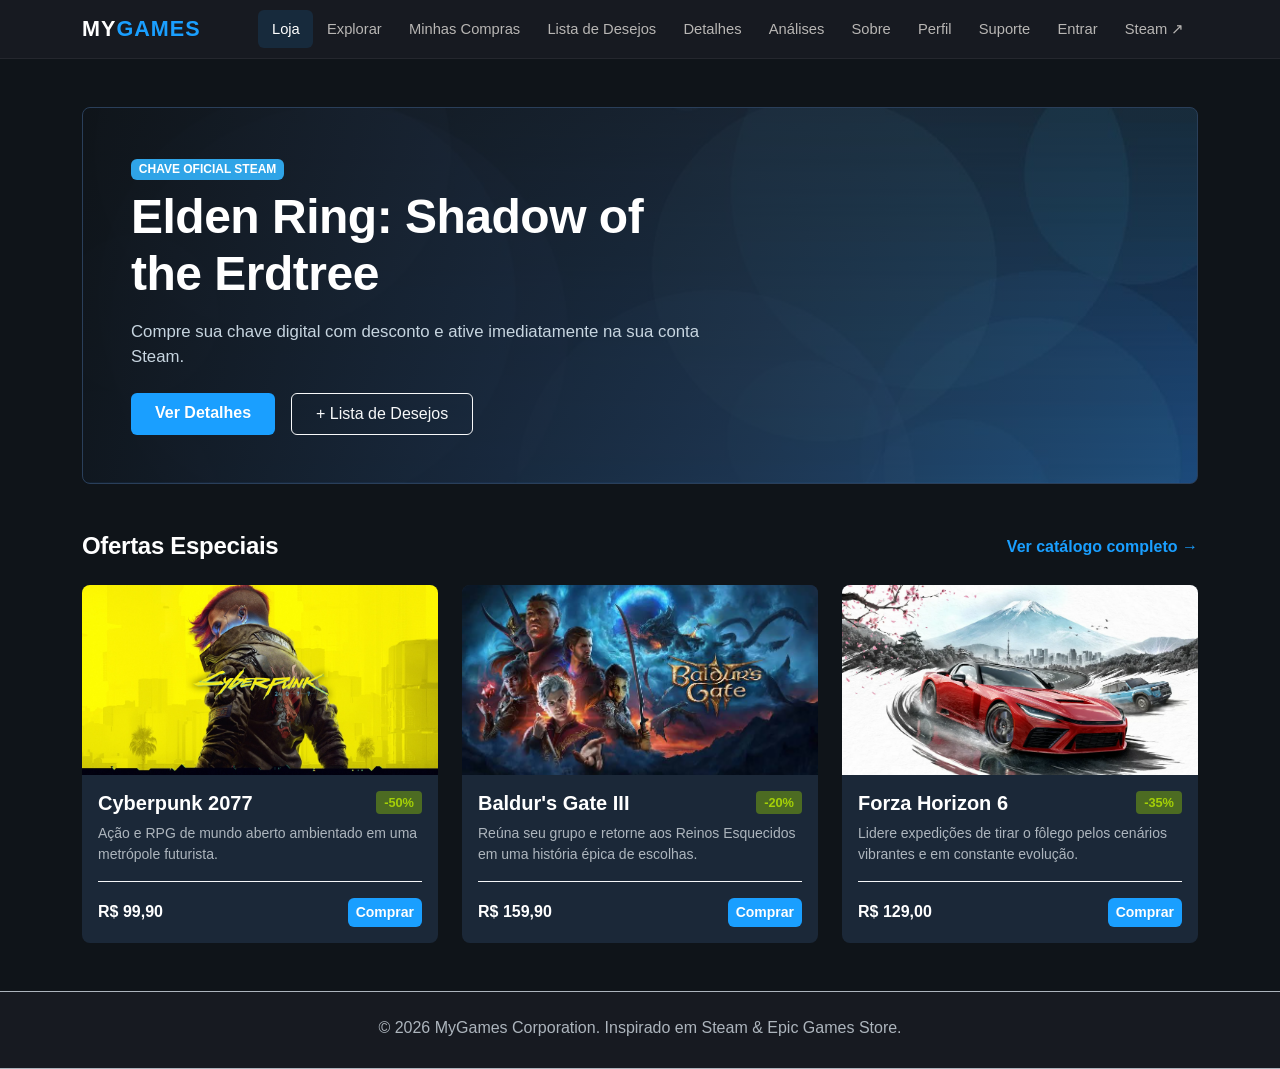
<file: index.html>
<!DOCTYPE html>
<html lang="pt-BR">
<head>
    <meta charset="UTF-8">
    <meta name="viewport" content="width=device-width, initial-scale=1.0">
    <title>Loja - MyGames</title>
    <link href="css/bootstrap.min.css" rel="stylesheet">
    <link rel="stylesheet" href="css/style.css">
    <style>.txt-destaque { color: #c7d5e0; font-size: 1.05rem; }</style>
</head>
<body class="d-flex flex-column min-vh-100">
    <header>
        <nav class="navbar navbar-expand-xl navbar-dark bg-steam-header">
            <div class="container">
                <a class="navbar-brand fw-bold brand-logo" href="index.html">MY<span>GAMES</span></a>
                <button class="navbar-toggler" type="button" data-bs-toggle="collapse" data-bs-target="#navbarNav">
                    <span class="navbar-toggler-icon"></span>
                </button>
                <div class="collapse navbar-collapse" id="navbarNav">
                    <div class="navbar-nav ms-auto align-items-xl-center">
                        <a class="nav-link active" href="index.html">Loja</a>
                        <a class="nav-link" href="explorar.html">Explorar</a>
                        <a class="nav-link" href="biblioteca.html">Minhas Compras</a>
                        <a class="nav-link" href="desejos.html">Lista de Desejos</a>
                        <a class="nav-link" href="detalhes.html">Detalhes</a>
                        <a class="nav-link" href="analises.html">Análises</a>
                        <a class="nav-link" href="comunidade.html">Sobre</a>
                        <a class="nav-link" href="perfil.html">Perfil</a>
                        <a class="nav-link" href="contato.html">Suporte</a>
                        <a class="nav-link" href="login.html">Entrar</a>
                        <a class="nav-link ext-link" href="https://store.steampowered.com" target="_blank">Steam ↗</a>
                    </div>
                </div>
            </div>
        </nav>
    </header>
    <main class="container my-5 flex-grow-1">
        <section class="hero-banner p-4 p-md-5 rounded-3 mb-5">
            <div class="col-md-7">
                <span class="badge bg-primary mb-2">CHAVE OFICIAL STEAM</span>
                <h1 class="display-5 fw-bold text-white mb-3" style="letter-spacing: -0.5px;">Elden Ring: Shadow of the Erdtree</h1>
                <p class="lead txt-destaque mb-4">Compre sua chave digital com desconto e ative imediatamente na sua conta Steam.</p>
                <div class="d-flex gap-3">
                    <a href="detalhes.html" class="btn btn-steam px-4 py-2">Ver Detalhes</a>
                    <a href="desejos.html" class="btn btn-outline-light px-4 py-2" data-desejo="elden">+ Lista de Desejos</a>
                </div>
            </div>
        </section>

        <div class="d-flex justify-content-between align-items-center mb-4">
            <h2 class="section-title mb-0">Ofertas Especiais</h2>
            <a href="explorar.html" class="text-info text-decoration-none fw-semibold">Ver catálogo completo →</a>
        </div>

        <div class="row row-cols-1 row-cols-md-3 g-4">
            <div class="col">
                <div class="card h-100 store-card border-0">
                    <img src="img/cyberpunk.png" class="card-img-top" alt="Cyberpunk 2077">
                    <div class="card-body d-flex flex-column">
                        <div class="d-flex justify-content-between align-items-start mb-2">
                            <h5 class="card-title text-white fw-bold mb-0">Cyberpunk 2077</h5>
                            <span class="discount-badge">-50%</span>
                        </div>
                        <p class="card-text text-secondary small">Ação e RPG de mundo aberto ambientado em uma metrópole futurista.</p>
                        <div class="mt-auto d-flex justify-content-between align-items-center pt-3 border-top border-secondary-subtle">
                            <span class="text-white fw-bold">R$ 99,90</span>
                            <button type="button" class="btn btn-sm btn-buy-static">Comprar</button>
                        </div>
                    </div>
                </div>
            </div>
            <div class="col">
                <div class="card h-100 store-card border-0">
                    <img src="img/baldurs.png" class="card-img-top" alt="Baldur's Gate III">
                    <div class="card-body d-flex flex-column">
                        <div class="d-flex justify-content-between align-items-start mb-2">
                            <h5 class="card-title text-white fw-bold mb-0">Baldur's Gate III</h5>
                            <span class="discount-badge">-20%</span>
                        </div>
                        <p class="card-text text-secondary small">Reúna seu grupo e retorne aos Reinos Esquecidos em uma história épica de escolhas.</p>
                        <div class="mt-auto d-flex justify-content-between align-items-center pt-3 border-top border-secondary-subtle">
                            <span class="text-white fw-bold">R$ 159,90</span>
                            <button type="button" class="btn btn-sm btn-buy-static">Comprar</button>
                        </div>
                    </div>
                </div>
            </div>
            <div class="col">
                <div class="card h-100 store-card border-0">
                    <img src="img/forza6.png" class="card-img-top" alt="Forza Horizon 6">
                    <div class="card-body d-flex flex-column">
                        <div class="d-flex justify-content-between align-items-start mb-2">
                            <h5 class="card-title text-white fw-bold mb-0">Forza Horizon 6</h5>
                            <span class="discount-badge">-35%</span>
                        </div>
                        <p class="card-text text-secondary small">Lidere expedições de tirar o fôlego pelos cenários vibrantes e em constante evolução.</p>
                        <div class="mt-auto d-flex justify-content-between align-items-center pt-3 border-top border-secondary-subtle">
                            <span class="text-white fw-bold">R$ 129,00</span>
                            <button type="button" class="btn btn-sm btn-buy-static">Comprar</button>
                        </div>
                    </div>
                </div>
            </div>
        </div>
    </main>
    <footer class="bg-steam-header text-center py-4 mt-auto border-top border-dark-subtle">
        <div class="container">
            <p class="mb-1 text-secondary">&copy; 2026 MyGames Corporation. Inspirado em Steam & Epic Games Store.</p>
        </div>
    </footer>
    <script src="js/bootstrap.bundle.min.js"></script>
    <script src="js/script.js"></script>
</body>
</html>
</file>
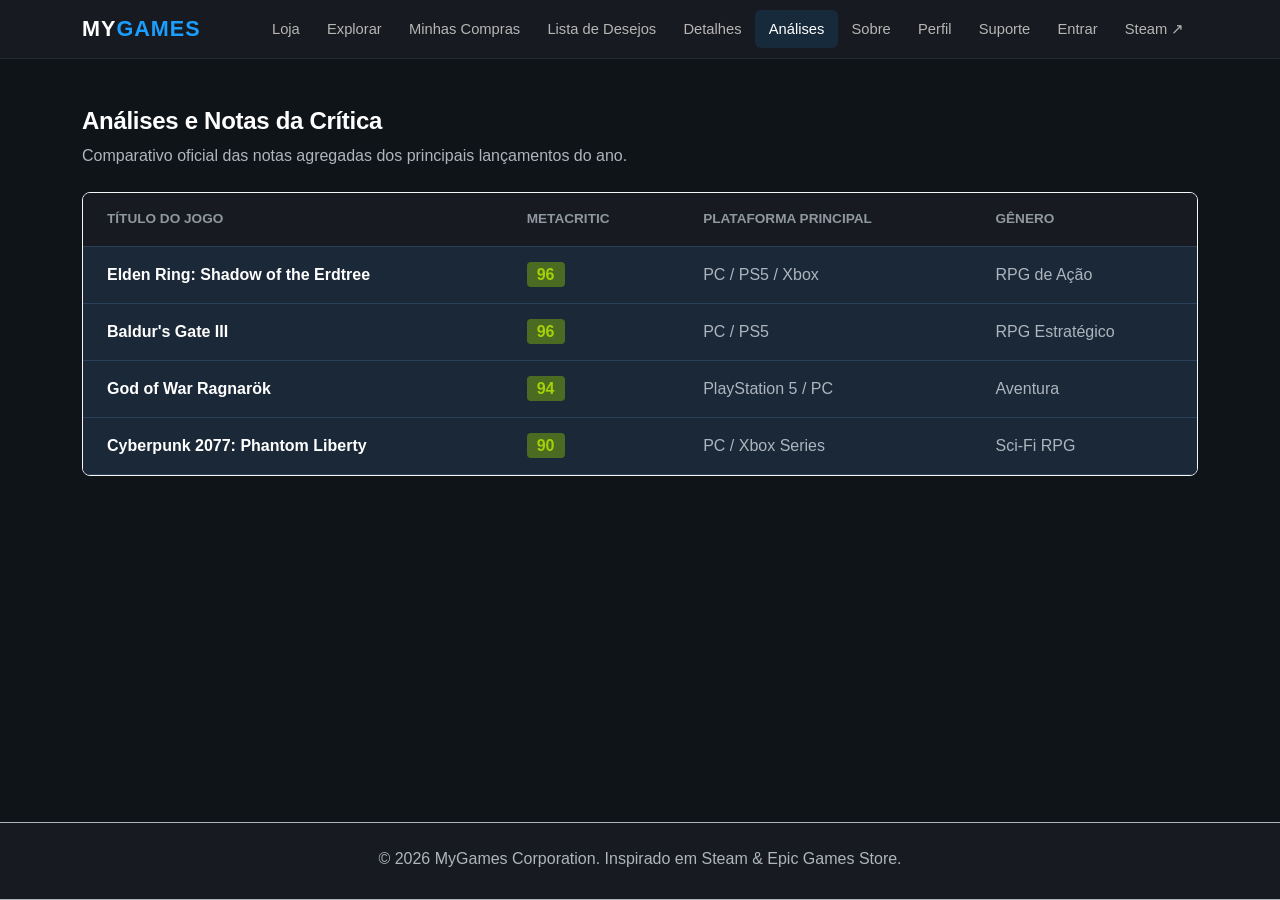
<file: analises.html>
<!DOCTYPE html>
<html lang="pt-BR">
<head>
    <meta charset="UTF-8">
    <meta name="viewport" content="width=device-width, initial-scale=1.0">
    <title>Análises - MyGames</title>
    <link href="css/bootstrap.min.css" rel="stylesheet">
    <link rel="stylesheet" href="css/style.css">
</head>
<body class="d-flex flex-column min-vh-100">
    <header>
        <nav class="navbar navbar-expand-xl navbar-dark bg-steam-header">
            <div class="container">
                <a class="navbar-brand fw-bold brand-logo" href="index.html">MY<span>GAMES</span></a>
                <button class="navbar-toggler" type="button" data-bs-toggle="collapse" data-bs-target="#navbarNav">
                    <span class="navbar-toggler-icon"></span>
                </button>
                <div class="collapse navbar-collapse" id="navbarNav">
                    <div class="navbar-nav ms-auto align-items-xl-center">
                        <a class="nav-link" href="index.html">Loja</a>
                        <a class="nav-link" href="explorar.html">Explorar</a>
                        <a class="nav-link" href="biblioteca.html">Minhas Compras</a>
                        <a class="nav-link" href="desejos.html">Lista de Desejos</a>
                        <a class="nav-link" href="detalhes.html">Detalhes</a>
                        <a class="nav-link active" href="analises.html">Análises</a>
                        <a class="nav-link" href="comunidade.html">Sobre</a>
                        <a class="nav-link" href="perfil.html">Perfil</a>
                        <a class="nav-link" href="contato.html">Suporte</a>
                        <a class="nav-link" href="login.html">Entrar</a>
                        <a class="nav-link ext-link" href="https://store.steampowered.com" target="_blank">Steam ↗</a>
                    </div>
                </div>
            </div>
        </nav>
    </header>
    <main class="container my-5 flex-grow-1">

        <h2 class="section-title mb-2">Análises e Notas da Crítica</h2>
        <p class="text-secondary mb-4">Comparativo oficial das notas agregadas dos principais lançamentos do ano.</p>

        <div class="table-responsive rounded-3 overflow-hidden border border-secondary-subtle">
            <table class="table table-dark table-hover mb-0 custom-table">
                <thead>
                    <tr>
                        <th class="py-3 px-4">Título do Jogo</th>
                        <th class="py-3 px-4">Metacritic</th>
                        <th class="py-3 px-4">Plataforma Principal</th>
                        <th class="py-3 px-4">Gênero</th>
                    </tr>
                </thead>
                <tbody>
                    <tr>
                        <td class="py-3 px-4 fw-semibold text-white">Elden Ring: Shadow of the Erdtree</td>
                        <td class="py-3 px-4"><span class="score-badge">96</span></td>
                        <td class="py-3 px-4 text-secondary">PC / PS5 / Xbox</td>
                        <td class="py-3 px-4 text-secondary">RPG de Ação</td>
                    </tr>
                    <tr>
                        <td class="py-3 px-4 fw-semibold text-white">Baldur's Gate III</td>
                        <td class="py-3 px-4"><span class="score-badge">96</span></td>
                        <td class="py-3 px-4 text-secondary">PC / PS5</td>
                        <td class="py-3 px-4 text-secondary">RPG Estratégico</td>
                    </tr>
                    <tr>
                        <td class="py-3 px-4 fw-semibold text-white">God of War Ragnarök</td>
                        <td class="py-3 px-4"><span class="score-badge">94</span></td>
                        <td class="py-3 px-4 text-secondary">PlayStation 5 / PC</td>
                        <td class="py-3 px-4 text-secondary">Aventura</td>
                    </tr>
                    <tr>
                        <td class="py-3 px-4 fw-semibold text-white">Cyberpunk 2077: Phantom Liberty</td>
                        <td class="py-3 px-4"><span class="score-badge">90</span></td>
                        <td class="py-3 px-4 text-secondary">PC / Xbox Series</td>
                        <td class="py-3 px-4 text-secondary">Sci-Fi RPG</td>
                    </tr>
                </tbody>
            </table>
        </div>
    </main>
    <footer class="bg-steam-header text-center py-4 mt-auto border-top border-dark-subtle">
        <div class="container">
            <p class="mb-1 text-secondary">&copy; 2026 MyGames Corporation. Inspirado em Steam & Epic Games Store.</p>
        </div>
    </footer>
    <script src="js/bootstrap.bundle.min.js"></script>
    <script src="js/script.js"></script>
</body>
</html>
</file>
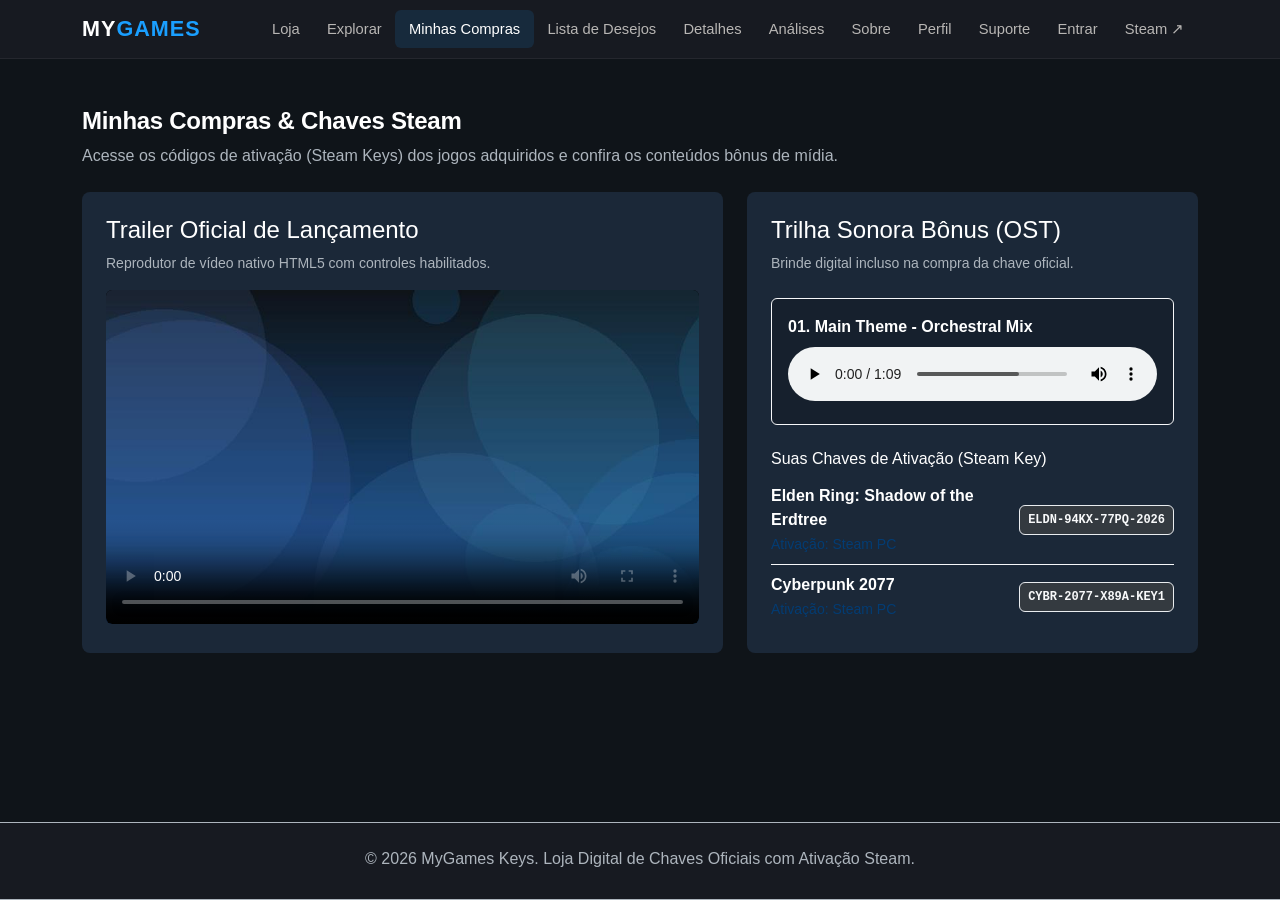
<file: biblioteca.html>
<!DOCTYPE html>
<html lang="pt-BR">
<head>
    <meta charset="UTF-8">
    <meta name="viewport" content="width=device-width, initial-scale=1.0">
    <title>Minhas Compras - MyGames</title>
    <link href="css/bootstrap.min.css" rel="stylesheet">
    <link rel="stylesheet" href="css/style.css">
</head>
<body class="d-flex flex-column min-vh-100">
    <header>
        <nav class="navbar navbar-expand-xl navbar-dark bg-steam-header">
            <div class="container">
                <a class="navbar-brand fw-bold brand-logo" href="index.html">MY<span>GAMES</span></a>
                <button class="navbar-toggler" type="button" data-bs-toggle="collapse" data-bs-target="#navbarNav">
                    <span class="navbar-toggler-icon"></span>
                </button>
                <div class="collapse navbar-collapse" id="navbarNav">
                    <div class="navbar-nav ms-auto align-items-xl-center">
                        <a class="nav-link" href="index.html">Loja</a>
                        <a class="nav-link" href="explorar.html">Explorar</a>
                        <a class="nav-link active" href="biblioteca.html">Minhas Compras</a>
                        <a class="nav-link" href="desejos.html">Lista de Desejos</a>
                        <a class="nav-link" href="detalhes.html">Detalhes</a>
                        <a class="nav-link" href="analises.html">Análises</a>
                        <a class="nav-link" href="comunidade.html">Sobre</a>
                        <a class="nav-link" href="perfil.html">Perfil</a>
                        <a class="nav-link" href="contato.html">Suporte</a>
                        <a class="nav-link" href="login.html">Entrar</a>
                        <a class="nav-link ext-link" href="https://store.steampowered.com" target="_blank">Steam ↗</a>
                    </div>
                </div>
            </div>
        </nav>
    </header>
    <main class="container my-5 flex-grow-1">

        <h2 class="section-title mb-2">Minhas Compras & Chaves Steam</h2>
        <p class="text-secondary mb-4">Acesse os códigos de ativação (Steam Keys) dos jogos adquiridos e confira os conteúdos bônus de mídia.</p>

        <div class="row g-4">
            <div class="col-lg-7">
                <div class="card store-card border-0 p-4 h-100">
                    <h4 class="text-white mb-2">Trailer Oficial de Lançamento</h4>
                    <p class="text-secondary small mb-3">Reprodutor de vídeo nativo HTML5 com controles habilitados.</p>
                    <div class="ratio ratio-16x9 rounded overflow-hidden bg-black">
                        <video controls preload="metadata" playsinline poster="img/banner.jpg" src="video/trailer.mp4" style="width: 100%; height: 100%; object-fit: cover;">
                            <source src="video/trailer.mp4" type="video/mp4">
                            Seu navegador não suporta vídeos HTML5.
                        </video>
                    </div>
                </div>
            </div>
            <div class="col-lg-5">
                <div class="card store-card border-0 p-4 h-100 d-flex flex-column">
                    <h4 class="text-white mb-2">Trilha Sonora Bônus (OST)</h4>
                    <p class="text-secondary small mb-4">Brinde digital incluso na compra da chave oficial.</p>
                    <div class="p-3 rounded bg-dark-panel border border-secondary-subtle mb-4">
                        <div class="fw-bold text-white mb-2">01. Main Theme - Orchestral Mix</div>
                        <audio controls preload="metadata" class="w-100" src="audio/trilha.mp3">
                            <source src="audio/trilha.mp3" type="audio/mpeg">
                            Seu navegador não suporta áudio HTML5.
                        </audio>
                    </div>
                    <div class="mt-auto">
                        <h6 class="text-white mb-2">Suas Chaves de Ativação (Steam Key)</h6>
                        <ul class="list-group list-group-flush bg-transparent">
                            <li class="list-group-item bg-transparent text-secondary border-secondary-subtle px-0 d-flex justify-content-between align-items-center">
                                <div>
                                    <strong class="text-white d-block">Elden Ring: Shadow of the Erdtree</strong>
                                    <small class="text-info">Ativação: Steam PC</small>
                                </div>
                                <span class="badge bg-dark border border-secondary text-light font-monospace p-2">ELDN-94KX-77PQ-2026</span>
                            </li>
                            <li class="list-group-item bg-transparent text-secondary border-secondary-subtle px-0 d-flex justify-content-between align-items-center">
                                <div>
                                    <strong class="text-white d-block">Cyberpunk 2077</strong>
                                    <small class="text-info">Ativação: Steam PC</small>
                                </div>
                                <span class="badge bg-dark border border-secondary text-light font-monospace p-2">CYBR-2077-X89A-KEY1</span>
                            </li>
                        </ul>
                    </div>
                </div>
            </div>
        </div>
    </main>
    <footer class="bg-steam-header text-center py-4 mt-auto border-top border-dark-subtle">
        <div class="container">
            <p class="mb-1 text-secondary">&copy; 2026 MyGames Keys. Loja Digital de Chaves Oficiais com Ativação Steam.</p>
        </div>
    </footer>
    <script src="js/bootstrap.bundle.min.js"></script>
    <script src="js/script.js"></script>
</body>
</html>
</file>
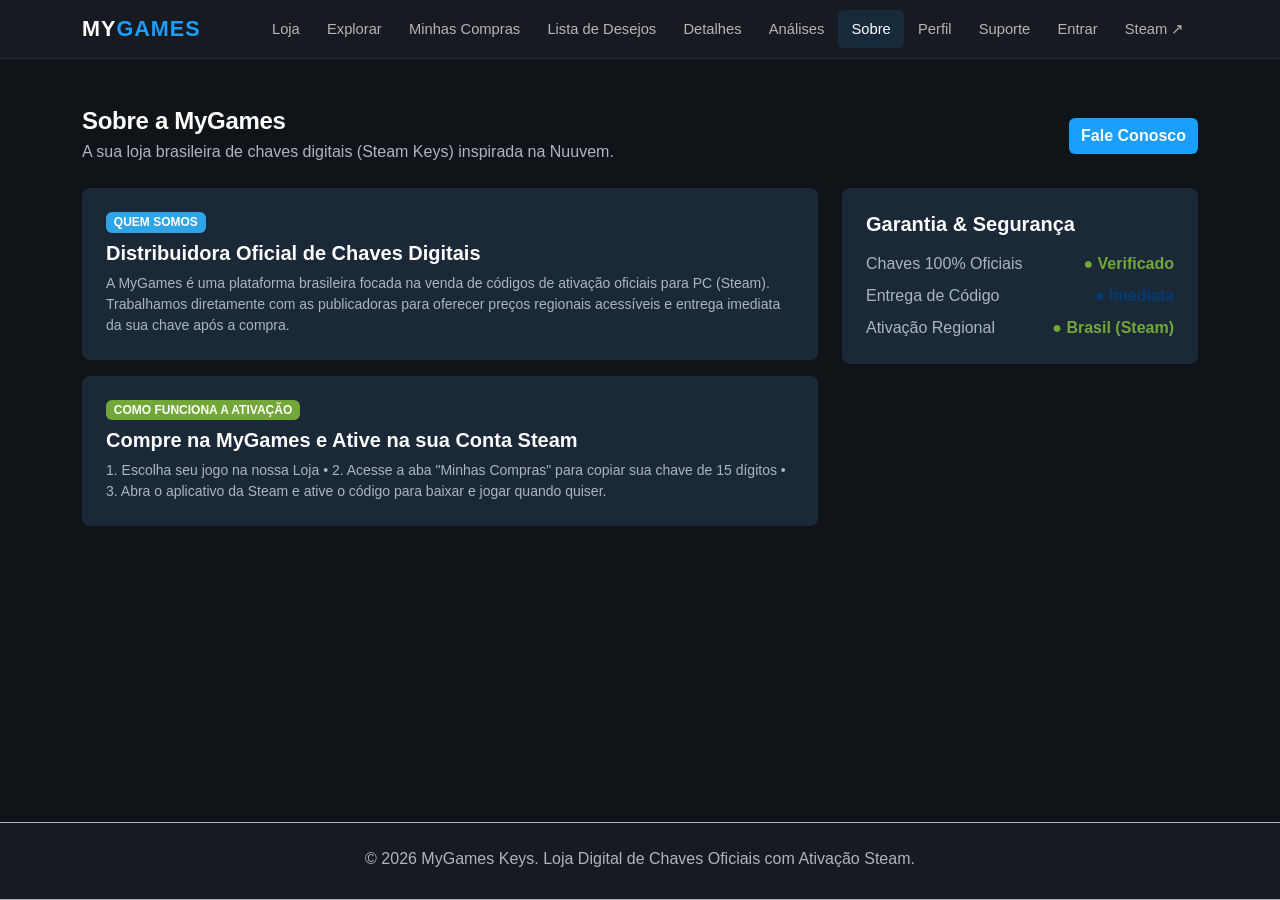
<file: comunidade.html>
<!DOCTYPE html>
<html lang="pt-BR">
<head>
    <meta charset="UTF-8">
    <meta name="viewport" content="width=device-width, initial-scale=1.0">
    <title>Sobre a Empresa - MyGames</title>
    <link href="css/bootstrap.min.css" rel="stylesheet">
    <link rel="stylesheet" href="css/style.css">
</head>
<body class="d-flex flex-column min-vh-100">
    <header>
        <nav class="navbar navbar-expand-xl navbar-dark bg-steam-header">
            <div class="container">
                <a class="navbar-brand fw-bold brand-logo" href="index.html">MY<span>GAMES</span></a>
                <button class="navbar-toggler" type="button" data-bs-toggle="collapse" data-bs-target="#navbarNav">
                    <span class="navbar-toggler-icon"></span>
                </button>
                <div class="collapse navbar-collapse" id="navbarNav">
                    <div class="navbar-nav ms-auto align-items-xl-center">
                        <a class="nav-link" href="index.html">Loja</a>
                        <a class="nav-link" href="explorar.html">Explorar</a>
                        <a class="nav-link" href="biblioteca.html">Minhas Compras</a>
                        <a class="nav-link" href="desejos.html">Lista de Desejos</a>
                        <a class="nav-link" href="detalhes.html">Detalhes</a>
                        <a class="nav-link" href="analises.html">Análises</a>
                        <a class="nav-link active" href="comunidade.html">Sobre</a>
                        <a class="nav-link" href="perfil.html">Perfil</a>
                        <a class="nav-link" href="contato.html">Suporte</a>
                        <a class="nav-link" href="login.html">Entrar</a>
                        <a class="nav-link ext-link" href="https://store.steampowered.com" target="_blank">Steam ↗</a>
                    </div>
                </div>
            </div>
        </nav>
    </header>
    <main class="container my-5 flex-grow-1">

        <div class="d-flex justify-content-between align-items-center mb-4">
            <div>
                <h2 class="section-title mb-1">Sobre a MyGames</h2>
                <p class="text-secondary mb-0">A sua loja brasileira de chaves digitais (Steam Keys) inspirada na Nuuvem.</p>
            </div>
            <a href="contato.html" class="btn btn-steam">Fale Conosco</a>
        </div>
        <div class="row g-4">
            <div class="col-md-8">
                <div class="card store-card border-0 p-4 mb-3">
                    <span class="badge bg-primary mb-2 align-self-start">QUEM SOMOS</span>
                    <h5 class="text-white fw-bold">Distribuidora Oficial de Chaves Digitais</h5>
                    <p class="text-secondary small mb-0">A MyGames é uma plataforma brasileira focada na venda de códigos de ativação oficiais para PC (Steam). Trabalhamos diretamente com as publicadoras para oferecer preços regionais acessíveis e entrega imediata da sua chave após a compra.</p>
                </div>
                <div class="card store-card border-0 p-4">
                    <span class="badge bg-success mb-2 align-self-start">COMO FUNCIONA A ATIVAÇÃO</span>
                    <h5 class="text-white fw-bold">Compre na MyGames e Ative na sua Conta Steam</h5>
                    <p class="text-secondary small mb-0">1. Escolha seu jogo na nossa Loja • 2. Acesse a aba "Minhas Compras" para copiar sua chave de 15 dígitos • 3. Abra o aplicativo da Steam e ative o código para baixar e jogar quando quiser.</p>
                </div>
            </div>
            <div class="col-md-4">
                <div class="card store-card border-0 p-4">
                    <h5 class="text-white fw-bold mb-3">Garantia & Segurança</h5>
                    <div class="d-flex justify-content-between mb-2">
                        <span class="text-secondary">Chaves 100% Oficiais</span>
                        <span class="text-success fw-semibold">● Verificado</span>
                    </div>
                    <div class="d-flex justify-content-between mb-2">
                        <span class="text-secondary">Entrega de Código</span>
                        <span class="text-info fw-semibold">● Imediata</span>
                    </div>
                    <div class="d-flex justify-content-between">
                        <span class="text-secondary">Ativação Regional</span>
                        <span class="text-success fw-semibold">● Brasil (Steam)</span>
                    </div>
                </div>
            </div>
        </div>
    </main>
    <footer class="bg-steam-header text-center py-4 mt-auto border-top border-dark-subtle">
        <div class="container">
            <p class="mb-1 text-secondary">&copy; 2026 MyGames Keys. Loja Digital de Chaves Oficiais com Ativação Steam.</p>
        </div>
    </footer>
    <script src="js/bootstrap.bundle.min.js"></script>
    <script src="js/script.js"></script>
</body>
</html>
</file>
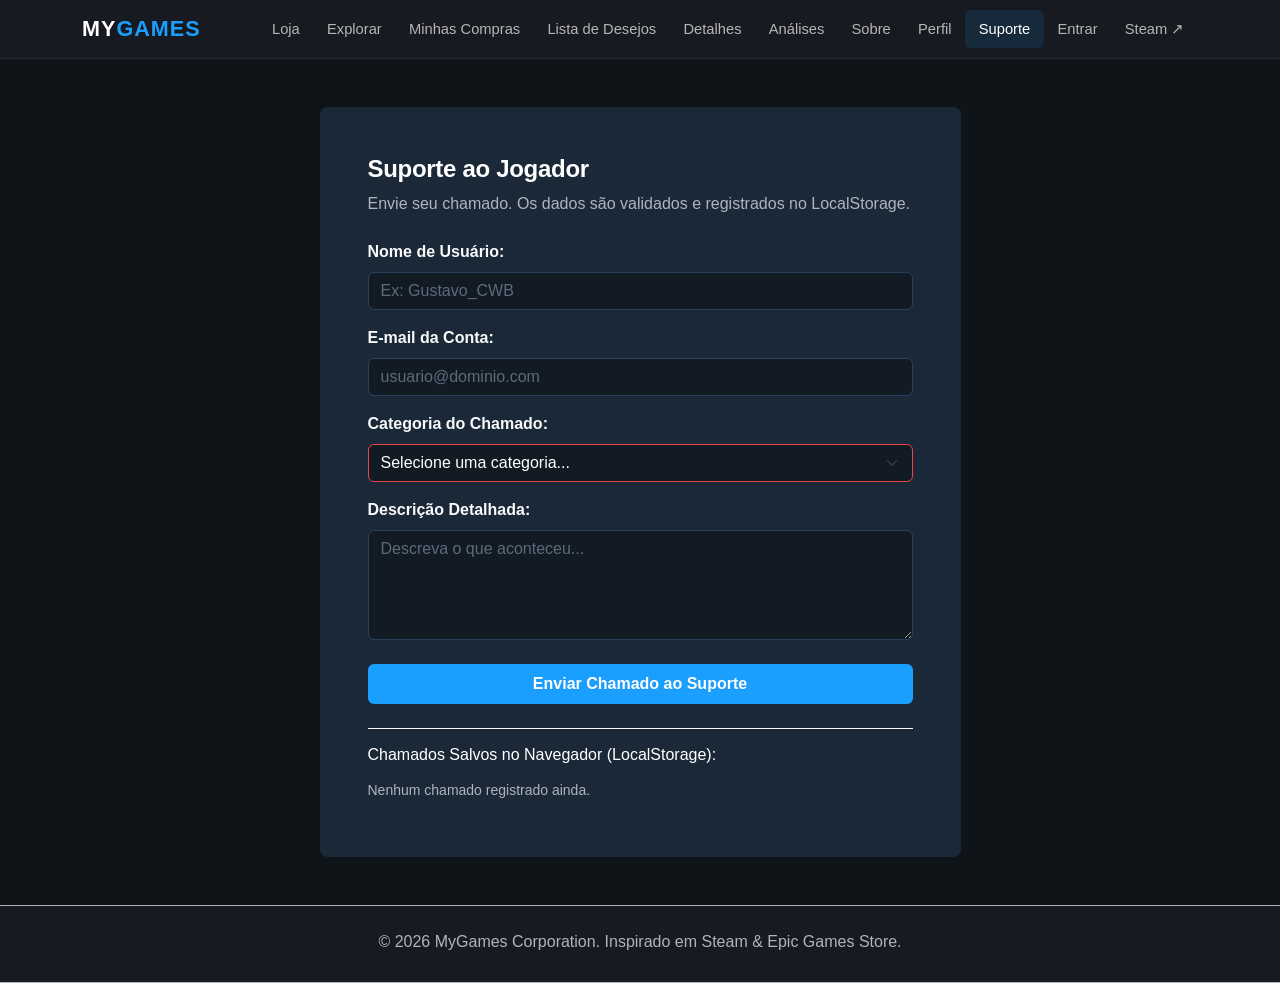
<file: contato.html>
<!DOCTYPE html>
<html lang="pt-BR">
<head>
    <meta charset="UTF-8">
    <meta name="viewport" content="width=device-width, initial-scale=1.0">
    <title>Suporte - MyGames</title>
    <link href="css/bootstrap.min.css" rel="stylesheet">
    <link rel="stylesheet" href="css/style.css">
</head>
<body class="d-flex flex-column min-vh-100">
    <header>
        <nav class="navbar navbar-expand-xl navbar-dark bg-steam-header">
            <div class="container">
                <a class="navbar-brand fw-bold brand-logo" href="index.html">MY<span>GAMES</span></a>
                <button class="navbar-toggler" type="button" data-bs-toggle="collapse" data-bs-target="#navbarNav">
                    <span class="navbar-toggler-icon"></span>
                </button>
                <div class="collapse navbar-collapse" id="navbarNav">
                    <div class="navbar-nav ms-auto align-items-xl-center">
                        <a class="nav-link" href="index.html">Loja</a>
                        <a class="nav-link" href="explorar.html">Explorar</a>
                        <a class="nav-link" href="biblioteca.html">Minhas Compras</a>
                        <a class="nav-link" href="desejos.html">Lista de Desejos</a>
                        <a class="nav-link" href="detalhes.html">Detalhes</a>
                        <a class="nav-link" href="analises.html">Análises</a>
                        <a class="nav-link" href="comunidade.html">Sobre</a>
                        <a class="nav-link" href="perfil.html">Perfil</a>
                        <a class="nav-link active" href="contato.html">Suporte</a>
                        <a class="nav-link" href="login.html">Entrar</a>
                        <a class="nav-link ext-link" href="https://store.steampowered.com" target="_blank">Steam ↗</a>
                    </div>
                </div>
            </div>
        </nav>
    </header>
    <main class="container my-5 flex-grow-1">

        <div class="row justify-content-center">
            <div class="col-lg-7">
                <div class="card store-card border-0 p-4 p-md-5">
                    <h2 class="section-title mb-2">Suporte ao Jogador</h2>
                    <p class="text-secondary mb-4">Envie seu chamado. Os dados são validados e registrados no LocalStorage.</p>

                    <div id="alertaForm" class="alert d-none" role="alert"></div>

                    <form id="contatoForm">
                        <div class="mb-3">
                            <label for="nome" class="form-label text-light fw-semibold">Nome de Usuário:</label>
                            <input type="text" class="form-control form-steam req-field" id="nome" required minlength="3" placeholder="Ex: Gustavo_CWB">
                        </div>
                        <div class="mb-3">
                            <label for="email" class="form-label text-light fw-semibold">E-mail da Conta:</label>
                            <input type="email" class="form-control form-steam req-field" id="email" required pattern="[a-z0-9._%+-]+@[a-z0-9.-]+\.[a-z]{2,}$" placeholder="usuario@dominio.com">
                        </div>
                        <div class="mb-3">
                            <label for="assunto" class="form-label text-light fw-semibold">Categoria do Chamado:</label>
                            <select class="form-select form-steam req-field" id="assunto" required>
                                <option value="">Selecione uma categoria...</option>
                                <option value="Problema Tecnico">Problema Técnico / Instalação</option>
                                <option value="Pagamentos">Cobrança e Reembolso</option>
                                <option value="Conta">Recuperação de Conta</option>
                            </select>
                        </div>
                        <div class="mb-4">
                            <label for="mensagem" class="form-label text-light fw-semibold">Descrição Detalhada:</label>
                            <textarea class="form-control form-steam req-field" id="mensagem" rows="4" required minlength="10" placeholder="Descreva o que aconteceu..."></textarea>
                        </div>
                        <button type="submit" class="btn btn-steam w-100 py-2 btn-hover">Enviar Chamado ao Suporte</button>
                    </form>

                    <div class="mt-4 pt-3 border-top border-secondary-subtle">
                        <h6 class="text-white mb-2">Chamados Salvos no Navegador (LocalStorage):</h6>
                        <ul id="listaChamados" class="list-group list-group-flush small"></ul>
                    </div>
                </div>
            </div>
        </div>
    </main>
    <footer class="bg-steam-header text-center py-4 mt-auto border-top border-dark-subtle">
        <div class="container">
            <p class="mb-1 text-secondary">&copy; 2026 MyGames Corporation. Inspirado em Steam & Epic Games Store.</p>
        </div>
    </footer>
    <script src="js/bootstrap.bundle.min.js"></script>
    <script src="js/script.js"></script>
</body>
</html>
</file>
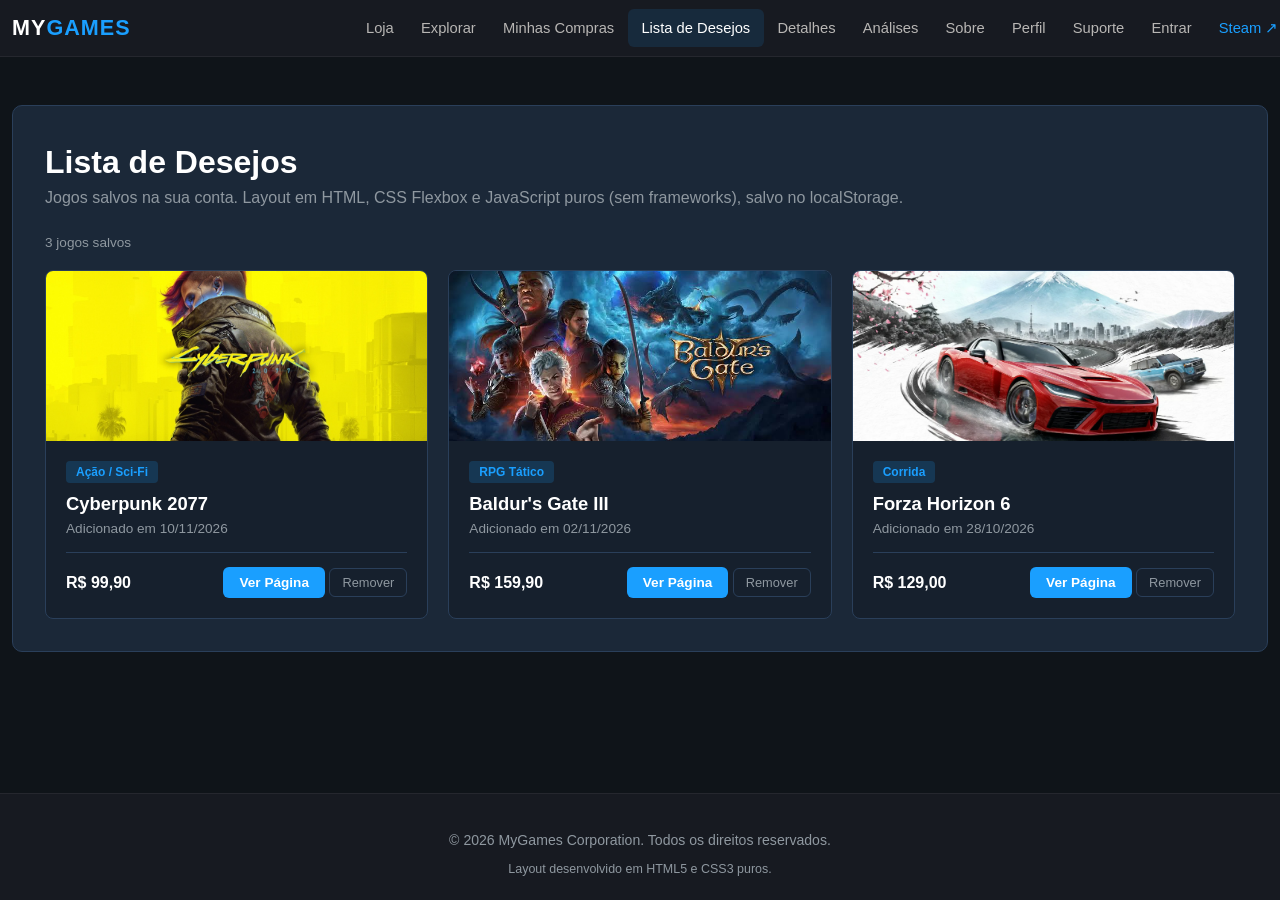
<file: desejos.html>
<!DOCTYPE html>
<html lang="pt-BR">
<head>
    <meta charset="UTF-8">
    <meta name="viewport" content="width=device-width, initial-scale=1.0">
    <title>Lista de Desejos - MyGames</title>
    <link rel="stylesheet" href="css/style.css">
</head>
<body class="pure-body">
    <header class="pure-header">
        <div class="pure-nav-container">
            <a href="index.html" class="pure-logo">MY<span>GAMES</span></a>
            <nav class="pure-nav">
                <a href="index.html">Loja</a>
                <a href="explorar.html">Explorar</a>
                <a href="biblioteca.html">Minhas Compras</a>
                <a href="desejos.html" class="active">Lista de Desejos</a>
                <a href="detalhes.html">Detalhes</a>
                <a href="analises.html">Análises</a>
                <a href="comunidade.html">Sobre</a>
                <a href="perfil.html">Perfil</a>
                <a href="contato.html">Suporte</a>
                <a href="login.html">Entrar</a>
                <a href="https://store.steampowered.com" target="_blank" class="ext-link">Steam ↗</a>
            </nav>
        </div>
    </header>
    <main class="pure-container">
        <section class="pure-panel">
            <div class="pure-header-block">
                <h1 id="titulo-puro">Lista de Desejos</h1>
                <p class="pure-subtitle">Jogos salvos na sua conta. Layout em HTML, CSS Flexbox e JavaScript puros (sem frameworks), salvo no localStorage.</p>
            </div>

            <p id="contadorDesejos" class="pure-text-sm"></p>

            <div class="flex-container" id="listaDesejos"></div>
        </section>
    </main>
    <footer class="pure-footer">
        <div class="pure-footer-inner">
            <p>&copy; 2026 MyGames Corporation. Todos os direitos reservados.</p>
            <p class="pure-footer-sub">Layout desenvolvido em HTML5 e CSS3 puros.</p>
        </div>
    </footer>
    <script src="js/script.js"></script>
</body>
</html>
</file>
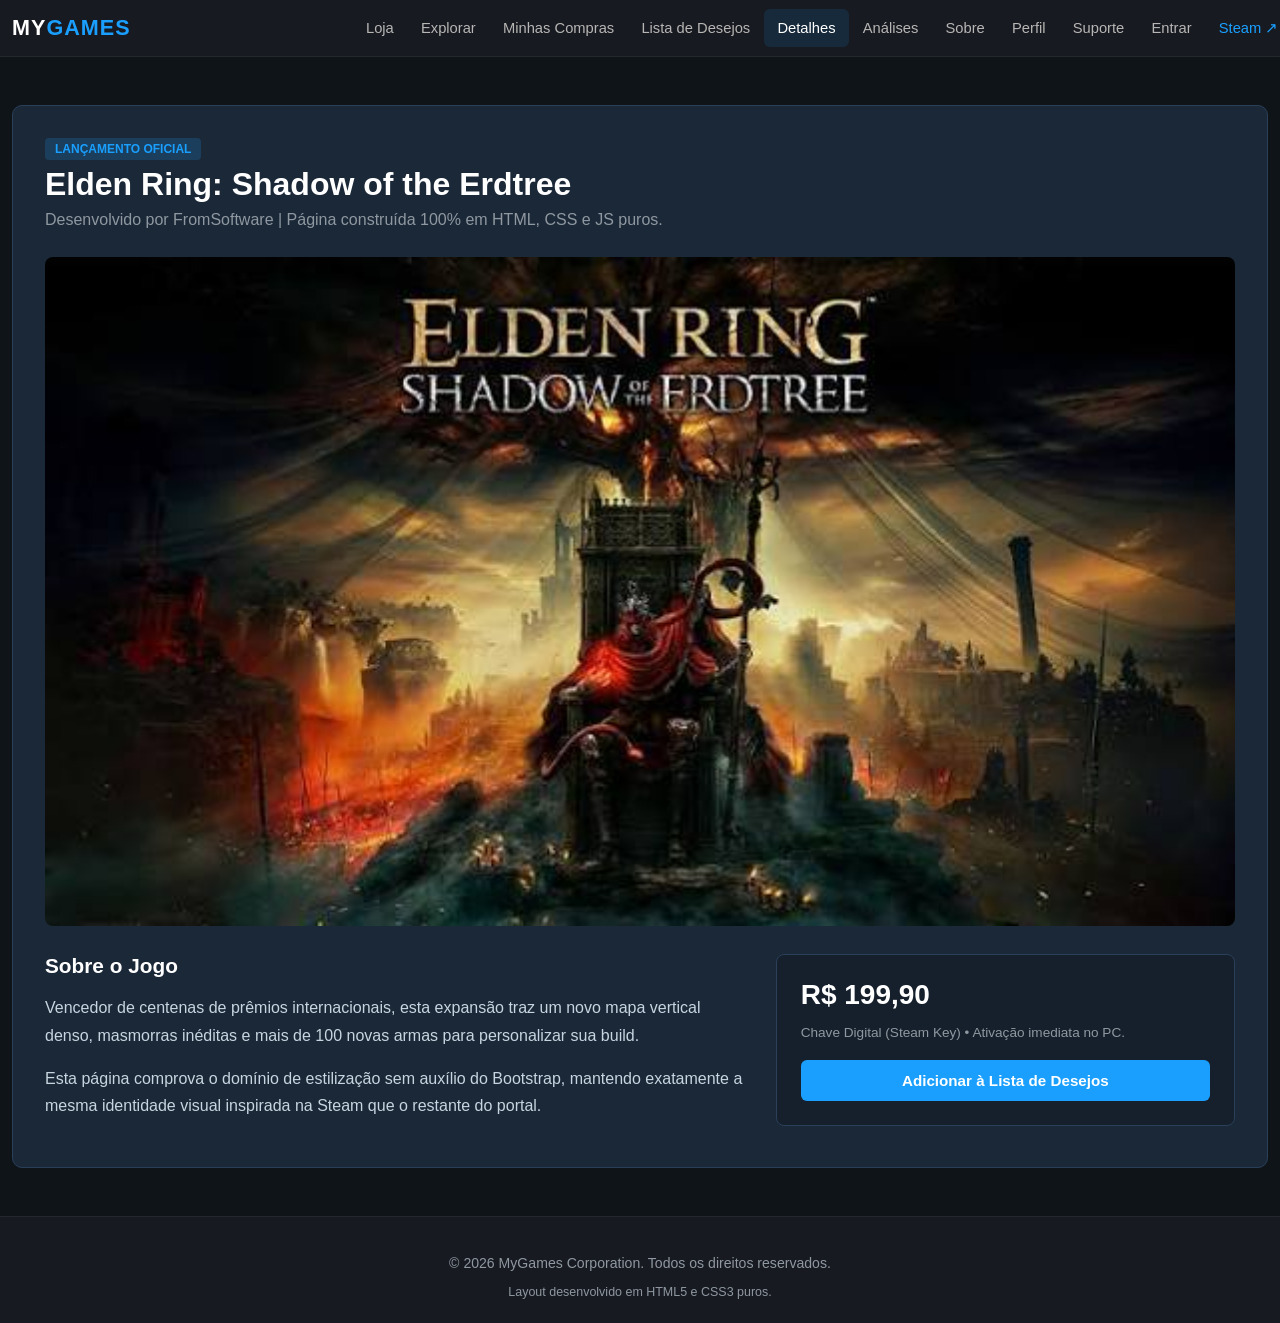
<file: detalhes.html>
<!DOCTYPE html>
<html lang="pt-BR">
<head>
    <meta charset="UTF-8">
    <meta name="viewport" content="width=device-width, initial-scale=1.0">
    <title>Detalhes do Jogo - MyGames</title>
    <link rel="stylesheet" href="css/style.css">
</head>
<body class="pure-body">
    <header class="pure-header">
        <div class="pure-nav-container">
            <a href="index.html" class="pure-logo">MY<span>GAMES</span></a>
            <nav class="pure-nav">
                <a href="index.html">Loja</a>
                <a href="explorar.html">Explorar</a>
                <a href="biblioteca.html">Minhas Compras</a>
                <a href="desejos.html">Lista de Desejos</a>
                <a href="detalhes.html" class="active">Detalhes</a>
                <a href="analises.html">Análises</a>
                <a href="comunidade.html">Sobre</a>
                <a href="perfil.html">Perfil</a>
                <a href="contato.html">Suporte</a>
                <a href="login.html">Entrar</a>
                <a href="https://store.steampowered.com" target="_blank" class="ext-link">Steam ↗</a>
            </nav>
        </div>
    </header>
    <main class="pure-container">

        <article class="pure-panel">
            <div class="pure-header-block">
                <span class="pure-tag">LANÇAMENTO OFICIAL</span>
                <h1 id="titulo-puro">Elden Ring: Shadow of the Erdtree</h1>
                <p class="pure-subtitle">Desenvolvido por FromSoftware | Página construída 100% em HTML, CSS e JS puros.</p>
            </div>

            <img src="img/elden-ring.jpg" alt="Elden Ring: Shadow of the Erdtree" class="pure-banner-img">

            <div class="pure-specs-grid">
                <div>
                    <h3 class="pure-h3">Sobre o Jogo</h3>
                    <p class="pure-text">Vencedor de centenas de prêmios internacionais, esta expansão traz um novo mapa vertical denso, masmorras inéditas e mais de 100 novas armas para personalizar sua build.</p>
                    <p class="pure-text">Esta página comprova o domínio de estilização sem auxílio do Bootstrap, mantendo exatamente a mesma identidade visual inspirada na Steam que o restante do portal.</p>
                </div>
                <div class="pure-buy-box">
                    <div class="pure-price-lg">R$ 199,90</div>
                    <p class="pure-text-sm">Chave Digital (Steam Key) • Ativação imediata no PC.</p>
                    <a href="desejos.html" class="pure-btn-full" data-desejo="elden">Adicionar à Lista de Desejos</a>
                </div>
            </div>
        </article>
    </main>
    <footer class="pure-footer">
        <div class="pure-footer-inner">
            <p>&copy; 2026 MyGames Corporation. Todos os direitos reservados.</p>
            <p class="pure-footer-sub">Layout desenvolvido em HTML5 e CSS3 puros.</p>
        </div>
    </footer>

    <script src="js/script.js"></script>
</body>
</html>
</file>
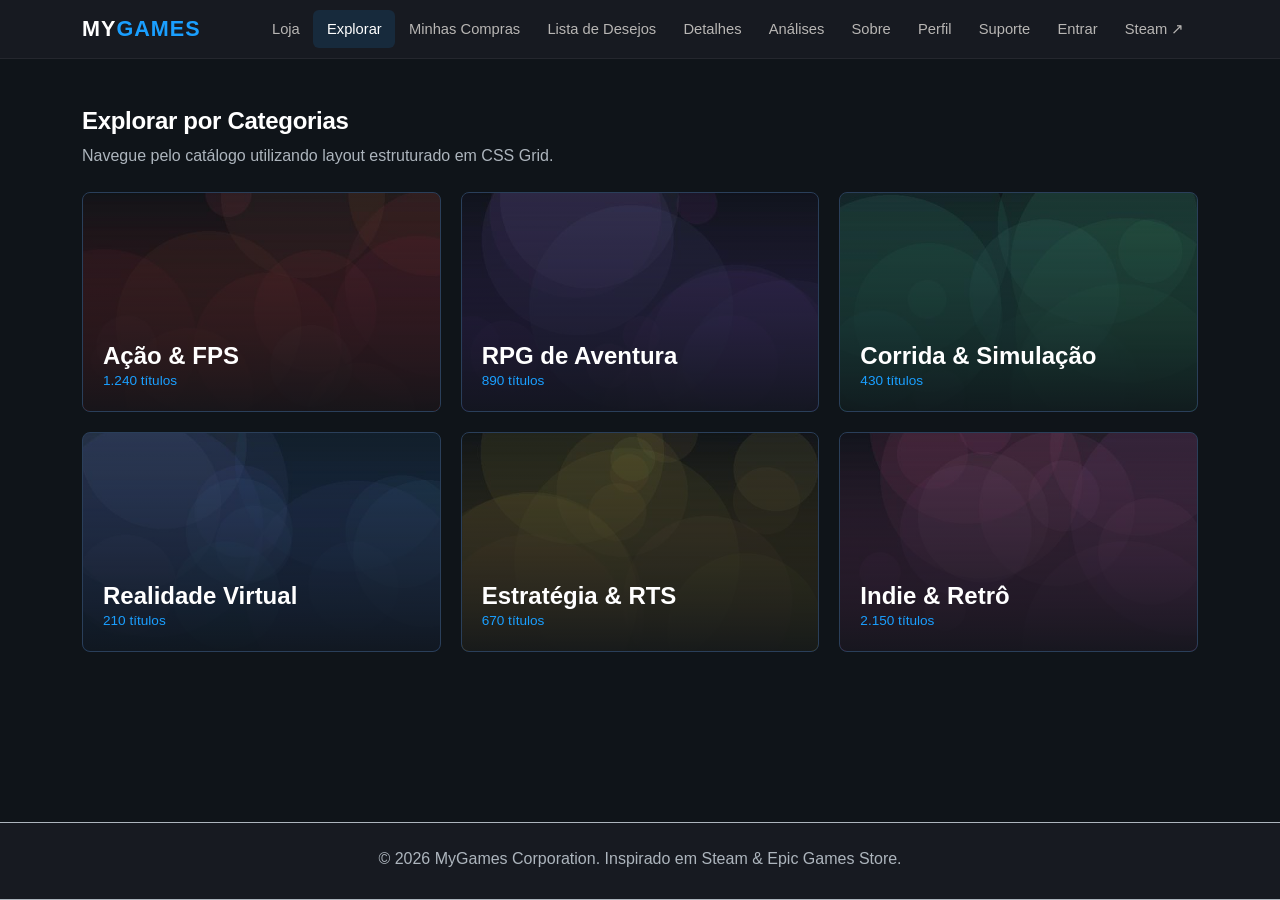
<file: explorar.html>
<!DOCTYPE html>
<html lang="pt-BR">
<head>
    <meta charset="UTF-8">
    <meta name="viewport" content="width=device-width, initial-scale=1.0">
    <title>Explorar - MyGames</title>
    <link href="css/bootstrap.min.css" rel="stylesheet">
    <link rel="stylesheet" href="css/style.css">
</head>
<body class="d-flex flex-column min-vh-100">
    <header>
        <nav class="navbar navbar-expand-xl navbar-dark bg-steam-header">
            <div class="container">
                <a class="navbar-brand fw-bold brand-logo" href="index.html">MY<span>GAMES</span></a>
                <button class="navbar-toggler" type="button" data-bs-toggle="collapse" data-bs-target="#navbarNav">
                    <span class="navbar-toggler-icon"></span>
                </button>
                <div class="collapse navbar-collapse" id="navbarNav">
                    <div class="navbar-nav ms-auto align-items-xl-center">
                        <a class="nav-link" href="index.html">Loja</a>
                        <a class="nav-link active" href="explorar.html">Explorar</a>
                        <a class="nav-link" href="biblioteca.html">Minhas Compras</a>
                        <a class="nav-link" href="desejos.html">Lista de Desejos</a>
                        <a class="nav-link" href="detalhes.html">Detalhes</a>
                        <a class="nav-link" href="analises.html">Análises</a>
                        <a class="nav-link" href="comunidade.html">Sobre</a>
                        <a class="nav-link" href="perfil.html">Perfil</a>
                        <a class="nav-link" href="contato.html">Suporte</a>
                        <a class="nav-link" href="login.html">Entrar</a>
                        <a class="nav-link ext-link" href="https://store.steampowered.com" target="_blank">Steam ↗</a>
                    </div>
                </div>
            </div>
        </nav>
    </header>
    <main class="container my-5 flex-grow-1">

        <h2 class="section-title mb-2">Explorar por Categorias</h2>
        <p class="text-secondary mb-4">Navegue pelo catálogo utilizando layout estruturado em CSS Grid.</p>

        <div class="grid-gallery">
            <div class="grid-item" style="background-image: url('img/cat-acao.jpg')">
                <div class="grid-overlay">
                    <h4>Ação & FPS</h4>
                    <span>1.240 títulos</span>
                </div>
            </div>
            <div class="grid-item" style="background-image: url('img/cat-rpg.jpg')">
                <div class="grid-overlay">
                    <h4>RPG de Aventura</h4>
                    <span>890 títulos</span>
                </div>
            </div>
            <div class="grid-item" style="background-image: url('img/cat-corrida.jpg')">
                <div class="grid-overlay">
                    <h4>Corrida & Simulação</h4>
                    <span>430 títulos</span>
                </div>
            </div>
            <div class="grid-item" style="background-image: url('img/cat-vr.jpg')">
                <div class="grid-overlay">
                    <h4>Realidade Virtual</h4>
                    <span>210 títulos</span>
                </div>
            </div>
            <div class="grid-item" style="background-image: url('img/cat-estrategia.jpg')">
                <div class="grid-overlay">
                    <h4>Estratégia & RTS</h4>
                    <span>670 títulos</span>
                </div>
            </div>
            <div class="grid-item" style="background-image: url('img/cat-indie.jpg')">
                <div class="grid-overlay">
                    <h4>Indie & Retrô</h4>
                    <span>2.150 títulos</span>
                </div>
            </div>
        </div>
    </main>
    <footer class="bg-steam-header text-center py-4 mt-auto border-top border-dark-subtle">
        <div class="container">
            <p class="mb-1 text-secondary">&copy; 2026 MyGames Corporation. Inspirado em Steam & Epic Games Store.</p>
        </div>
    </footer>
    <script src="js/bootstrap.bundle.min.js"></script>
    <script src="js/script.js"></script>
</body>
</html>
</file>
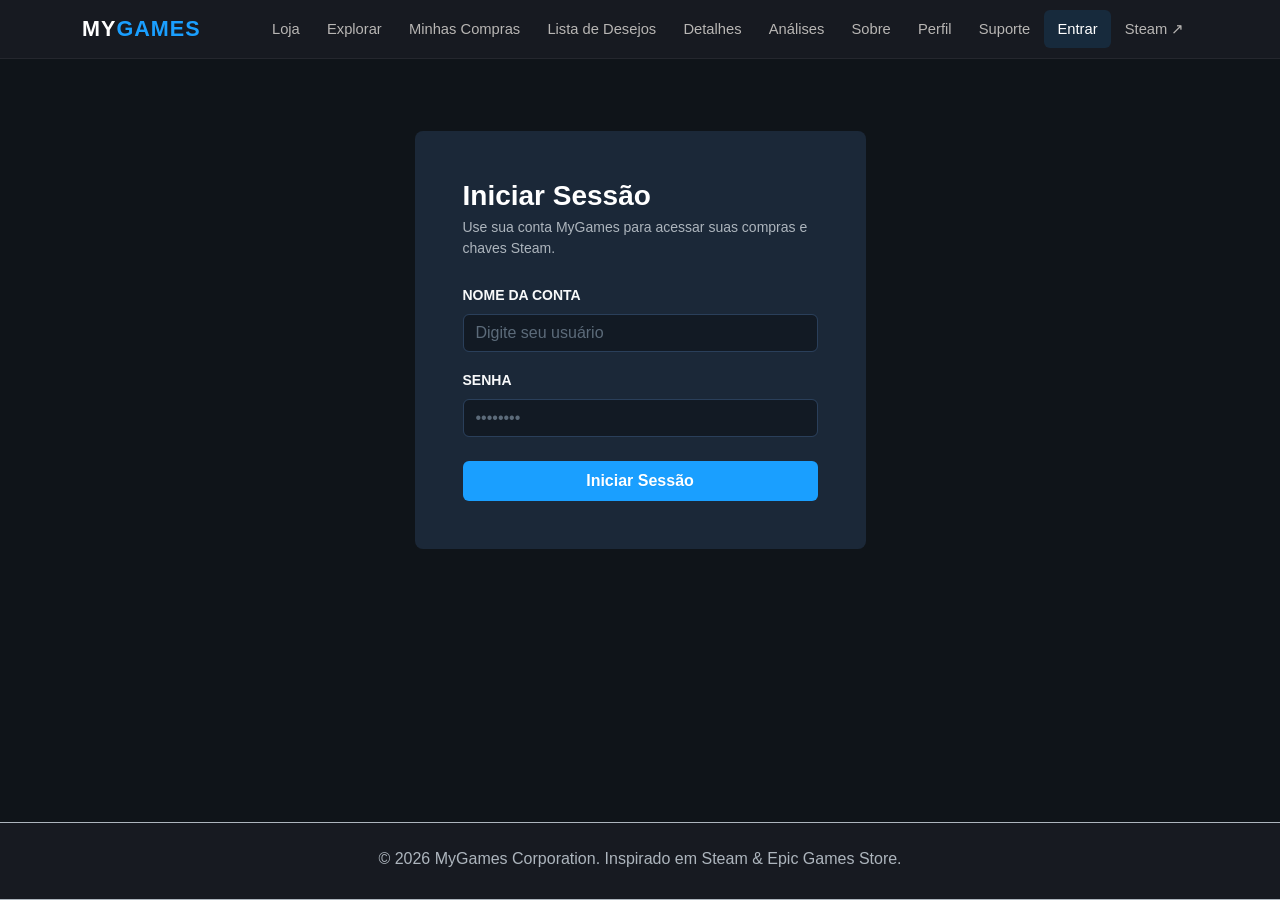
<file: login.html>
<!DOCTYPE html>
<html lang="pt-BR">
<head>
    <meta charset="UTF-8">
    <meta name="viewport" content="width=device-width, initial-scale=1.0">
    <title>Entrar - MyGames</title>
    <link href="css/bootstrap.min.css" rel="stylesheet">
    <link rel="stylesheet" href="css/style.css">
</head>
<body class="d-flex flex-column min-vh-100">
    <header>
        <nav class="navbar navbar-expand-xl navbar-dark bg-steam-header">
            <div class="container">
                <a class="navbar-brand fw-bold brand-logo" href="index.html">MY<span>GAMES</span></a>
                <button class="navbar-toggler" type="button" data-bs-toggle="collapse" data-bs-target="#navbarNav">
                    <span class="navbar-toggler-icon"></span>
                </button>
                <div class="collapse navbar-collapse" id="navbarNav">
                    <div class="navbar-nav ms-auto align-items-xl-center">
                        <a class="nav-link" href="index.html">Loja</a>
                        <a class="nav-link" href="explorar.html">Explorar</a>
                        <a class="nav-link" href="biblioteca.html">Minhas Compras</a>
                        <a class="nav-link" href="desejos.html">Lista de Desejos</a>
                        <a class="nav-link" href="detalhes.html">Detalhes</a>
                        <a class="nav-link" href="analises.html">Análises</a>
                        <a class="nav-link" href="comunidade.html">Sobre</a>
                        <a class="nav-link" href="perfil.html">Perfil</a>
                        <a class="nav-link" href="contato.html">Suporte</a>
                        <a class="nav-link active" href="login.html">Entrar</a>
                        <a class="nav-link ext-link" href="https://store.steampowered.com" target="_blank">Steam ↗</a>
                    </div>
                </div>
            </div>
        </nav>
    </header>
    <main class="container my-5 flex-grow-1">

        <div class="row justify-content-center align-items-center py-4">
            <div class="col-md-5">
                <div class="card store-card border-0 p-4 p-md-5">
                    <h3 class="text-white fw-bold mb-1">Iniciar Sessão</h3>
                    <p class="text-secondary small mb-4">Use sua conta MyGames para acessar suas compras e chaves Steam.</p>
                    <div id="alertaLogin" class="alert d-none" role="alert"></div>
                    <form id="loginForm">
                        <div class="mb-3">
                            <label for="usuario" class="form-label text-light small fw-semibold">NOME DA CONTA</label>
                            <input type="text" class="form-control form-steam req-field" id="usuario" required minlength="3" placeholder="Digite seu usuário">
                        </div>
                        <div class="mb-4">
                            <label for="senha" class="form-label text-light small fw-semibold">SENHA</label>
                            <input type="password" class="form-control form-steam req-field" id="senha" required minlength="6" placeholder="••••••••">
                        </div>
                        <button type="submit" class="btn btn-steam w-100 py-2">Iniciar Sessão</button>
                    </form>
                </div>
            </div>
        </div>
    </main>
    <footer class="bg-steam-header text-center py-4 mt-auto border-top border-dark-subtle">
        <div class="container">
            <p class="mb-1 text-secondary">&copy; 2026 MyGames Corporation. Inspirado em Steam & Epic Games Store.</p>
        </div>
    </footer>
    <script src="js/bootstrap.bundle.min.js"></script>
    <script src="js/script.js"></script>
</body>
</html>
</file>
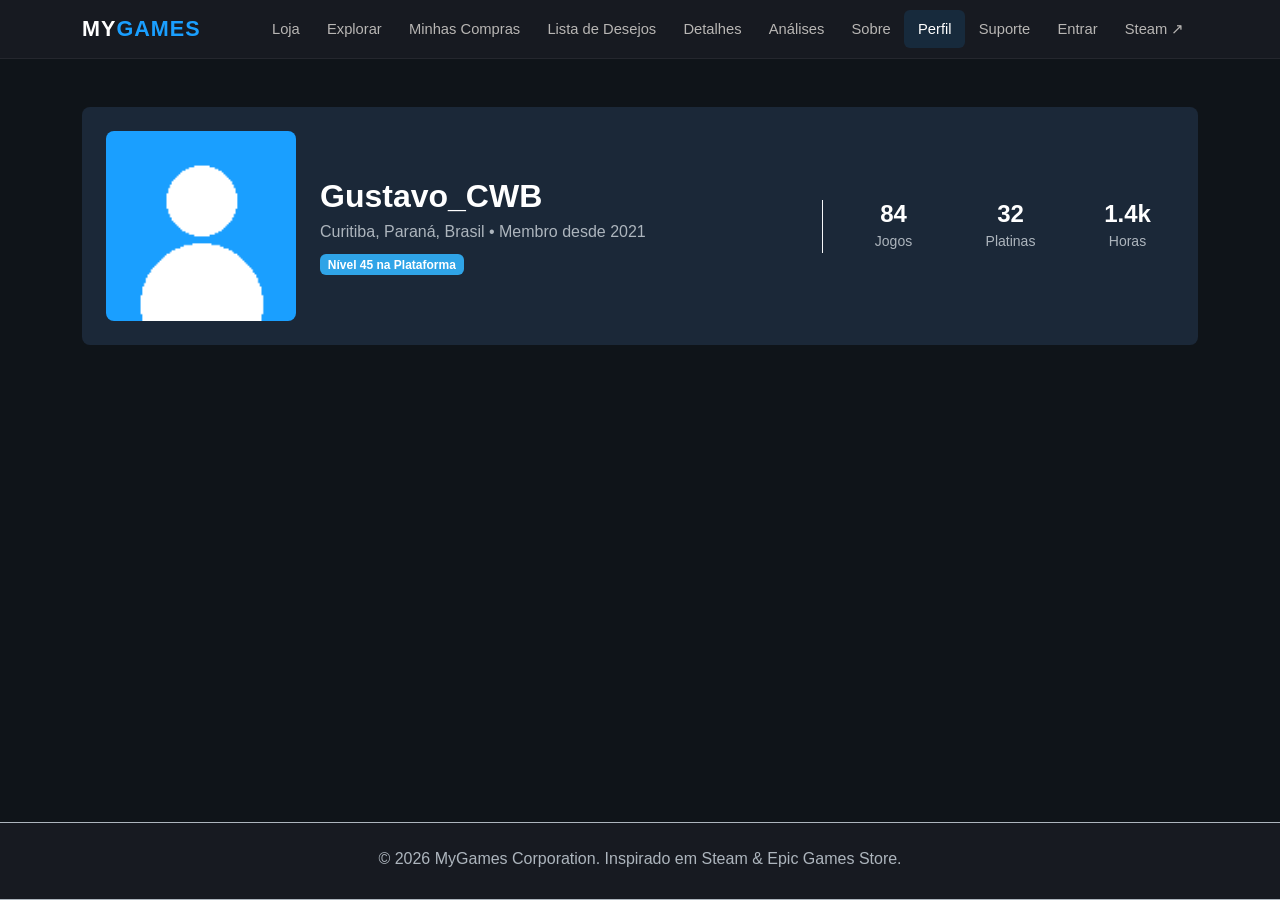
<file: perfil.html>
<!DOCTYPE html>
<html lang="pt-BR">
<head>
    <meta charset="UTF-8">
    <meta name="viewport" content="width=device-width, initial-scale=1.0">
    <title>Perfil - MyGames</title>
    <link href="css/bootstrap.min.css" rel="stylesheet">
    <link rel="stylesheet" href="css/style.css">
</head>
<body class="d-flex flex-column min-vh-100">
    <header>
        <nav class="navbar navbar-expand-xl navbar-dark bg-steam-header">
            <div class="container">
                <a class="navbar-brand fw-bold brand-logo" href="index.html">MY<span>GAMES</span></a>
                <button class="navbar-toggler" type="button" data-bs-toggle="collapse" data-bs-target="#navbarNav">
                    <span class="navbar-toggler-icon"></span>
                </button>
                <div class="collapse navbar-collapse" id="navbarNav">
                    <div class="navbar-nav ms-auto align-items-xl-center">
                        <a class="nav-link" href="index.html">Loja</a>
                        <a class="nav-link" href="explorar.html">Explorar</a>
                        <a class="nav-link" href="biblioteca.html">Minhas Compras</a>
                        <a class="nav-link" href="desejos.html">Lista de Desejos</a>
                        <a class="nav-link" href="detalhes.html">Detalhes</a>
                        <a class="nav-link" href="analises.html">Análises</a>
                        <a class="nav-link" href="comunidade.html">Sobre</a>
                        <a class="nav-link active" href="perfil.html">Perfil</a>
                        <a class="nav-link" href="contato.html">Suporte</a>
                        <a class="nav-link" href="login.html">Entrar</a>
                        <a class="nav-link ext-link" href="https://store.steampowered.com" target="_blank">Steam ↗</a>
                    </div>
                </div>
            </div>
        </nav>
    </header>
    <main class="container my-5 flex-grow-1">

        <div class="card store-card border-0 p-4 mb-4">
            <div class="row align-items-center">
                <div class="col-auto">
                    <img src="img/avatar.png" class="rounded-3" alt="Avatar">
                </div>
                <div class="col">
                    <h2 class="text-white fw-bold mb-1">Gustavo_CWB</h2>
                    <p class="text-secondary mb-2">Curitiba, Paraná, Brasil • Membro desde 2021</p>
                    <span class="badge bg-primary">Nível 45 na Plataforma</span>
                </div>
                <div class="col-md-4 mt-3 mt-md-0 border-start border-secondary-subtle ps-md-4">
                    <div class="row text-center">
                        <div class="col-4">
                            <h4 class="text-white fw-bold mb-0">84</h4>
                            <small class="text-secondary">Jogos</small>
                        </div>
                        <div class="col-4">
                            <h4 class="text-white fw-bold mb-0">32</h4>
                            <small class="text-secondary">Platinas</small>
                        </div>
                        <div class="col-4">
                            <h4 class="text-white fw-bold mb-0">1.4k</h4>
                            <small class="text-secondary">Horas</small>
                        </div>
                    </div>
                </div>
            </div>
        </div>
    </main>
    <footer class="bg-steam-header text-center py-4 mt-auto border-top border-dark-subtle">
        <div class="container">
            <p class="mb-1 text-secondary">&copy; 2026 MyGames Corporation. Inspirado em Steam & Epic Games Store.</p>
        </div>
    </footer>
    <script src="js/bootstrap.bundle.min.js"></script>
    <script src="js/script.js"></script>
</body>
</html>
</file>
<file: css/style.css>
/* MyGames - Folha de estilos principal */
:root {
    --bg-main: #0f1419;
    --bg-header: #171a21;
    --bg-card: #1b2838;
    --bg-panel: #16202d;
    --text-primary: #f3f4f6;
    --text-secondary: #8f98a0;
    --accent-blue: #1a9fff;
    --accent-hover: #0078f2;
    --discount-green: #4c6b22;
    --discount-text: #a4d007;
    --border-subtle: #2a3f5a;
}

header, nav, main, section, article, footer {
    display: block;
}

h1, h2, h3, h4, h5, h6, p, a, span, ul, li, table, th, td, form, label, input, select, textarea, button, video, audio, img {
    box-sizing: border-box;
}

body {
    font-family: 'Inter', 'Segoe UI', Roboto, Arial, sans-serif;
    background-color: var(--bg-main);
    color: var(--text-primary);
    margin: 0;
}

.bg-steam-header {
    background-color: var(--bg-header) !important;
    border-bottom: 1px solid rgba(255, 255, 255, 0.06);
}

.brand-logo, .pure-logo {
    font-size: 1.35rem;
    letter-spacing: 1px;
    color: #fff !important;
    text-decoration: none;
}
.brand-logo span, .pure-logo span {
    color: var(--accent-blue);
}

.navbar-nav .nav-link {
    color: #b8b6b4 !important;
    font-weight: 500;
    font-size: 0.92rem;
    padding: 0.5rem 0.85rem !important;
    transition: color 0.2s ease, background-color 0.2s ease;
    border-radius: 6px;
}

.navbar-nav .nav-link:hover,
.navbar-nav .nav-link.active {
    color: #ffffff !important;
    background-color: rgba(26, 159, 255, 0.12);
}

.ext-link {
    color: var(--accent-blue) !important;
}

.hero-banner {
    background: linear-gradient(90deg, rgba(15, 20, 25, 0.95) 0%, rgba(27, 40, 56, 0.75) 60%, rgba(27, 40, 56, 0.3) 100%),
                url('../img/banner.jpg');
    background-size: cover;
    background-position: center;
    border: 1px solid var(--border-subtle);
}

.section-title {
    font-weight: 700;
    font-size: 1.5rem;
    color: #ffffff;
    letter-spacing: -0.3px;
}

.store-card {
    background-color: var(--bg-card) !important;
    border-radius: 8px;
    overflow: hidden;
    transition: transform 0.2s ease, box-shadow 0.2s ease;
}
.store-card:hover {
    transform: translateY(-4px);
    box-shadow: 0 12px 24px rgba(0, 0, 0, 0.45);
}
.store-card img {
    height: 190px;
    object-fit: cover;
}

.discount-badge {
    background-color: var(--discount-green);
    color: var(--discount-text);
    font-weight: 700;
    font-size: 0.8rem;
    padding: 2px 8px;
    border-radius: 4px;
}

.btn-steam {
    background-color: var(--accent-blue);
    color: #fff;
    font-weight: 600;
    border: none;
    border-radius: 6px;
    transition: background-color 0.2s ease, transform 0.15s ease;
}
.btn-steam:hover, .btn-hover:hover {
    background-color: var(--accent-hover);
    color: #fff;
    transform: translateY(-1px);
}

.btn-buy-static,
.btn-buy-static:hover,
.btn-buy-static:focus,
.btn-buy-static:active {
    background-color: var(--accent-blue) !important;
    color: #fff !important;
    font-weight: 600;
    border: none !important;
    border-radius: 6px;
    transition: none !important;
    transform: none !important;
    box-shadow: none !important;
    cursor: default !important;
}

.bg-dark-panel {
    background-color: var(--bg-panel);
}

.custom-table th {
    background-color: var(--bg-header);
    color: var(--text-secondary);
    font-weight: 600;
    font-size: 0.85rem;
    text-transform: uppercase;
    border-bottom-color: var(--border-subtle);
}
.custom-table td {
    background-color: var(--bg-card);
    border-bottom-color: var(--border-subtle);
    vertical-align: middle;
}
.score-badge {
    background-color: var(--discount-green);
    color: var(--discount-text);
    font-weight: 700;
    padding: 4px 10px;
    border-radius: 4px;
}

.form-steam {
    background-color: #121a24 !important;
    border: 1px solid var(--border-subtle) !important;
    color: #fff !important;
}
.form-steam::placeholder {
    color: #5c6b7a !important;
}
.req-field:hover {
    border-color: #3d5a80 !important;
}
.req-field:focus {
    border-color: var(--accent-blue) !important;
    box-shadow: 0 0 0 3px rgba(26, 159, 255, 0.25) !important;
}
.req-field:invalid:focus {
    border-color: #ef4444 !important;
    box-shadow: 0 0 0 3px rgba(239, 68, 68, 0.25) !important;
}

.grid-gallery {
    display: grid;
    grid-template-columns: repeat(auto-fit, minmax(280px, 1fr));
    gap: 20px;
}
.grid-item {
    height: 220px;
    background-size: cover;
    background-position: center;
    border-radius: 8px;
    position: relative;
    overflow: hidden;
    border: 1px solid var(--border-subtle);
    transition: transform 0.2s ease;
}
.grid-item:hover {
    transform: scale(1.02);
}
.grid-overlay {
    position: absolute;
    inset: 0;
    background: linear-gradient(to top, rgba(15, 20, 25, 0.92) 0%, rgba(15, 20, 25, 0.2) 100%);
    display: flex;
    flex-direction: column;
    justify-content: flex-end;
    padding: 20px;
}
.grid-overlay h4 {
    color: #fff;
    font-weight: 700;
    margin: 0;
}
.grid-overlay span {
    color: var(--accent-blue);
    font-size: 0.85rem;
}

.pure-body {
    display: flex;
    flex-direction: column;
    min-height: 100vh;
}
.pure-header {
    background-color: var(--bg-header);
    border-bottom: 1px solid rgba(255, 255, 255, 0.06);
    padding: 0.5rem 0;
}
.pure-nav-container {
    max-width: 1320px;
    width: 100%;
    margin: 0 auto;
    padding: 0 12px;
    min-height: 40px;
    display: flex;
    align-items: center;
    justify-content: space-between;
    flex-wrap: wrap;
    gap: 16px;
}
.pure-nav {
    display: flex;
    align-items: center;
    flex-wrap: wrap;
    margin-left: auto;
}
.pure-nav a {
    color: #b8b6b4;
    text-decoration: none;
    font-size: 0.92rem;
    font-weight: 500;
    padding: 0.5rem 0.85rem;
    border-radius: 6px;
    transition: color 0.2s ease, background-color 0.2s ease;
    line-height: 1.5;
}
.pure-nav a:hover,
.pure-nav a.active {
    color: #ffffff;
    background-color: rgba(26, 159, 255, 0.12);
}
.pure-nav a.ext-link {
    color: var(--accent-blue) !important;
}

.pure-container {
    max-width: 1320px;
    width: 100%;
    margin: 48px auto;
    padding: 0 12px;
    box-sizing: border-box;
    flex: 1;
}
.pure-panel {
    background-color: var(--bg-card);
    border: 1px solid var(--border-subtle);
    border-radius: 10px;
    padding: 32px;
}
#titulo-puro {
    color: #ffffff;
    font-size: 2rem;
    margin: 6px 0 8px 0;
}
.pure-subtitle {
    color: var(--text-secondary);
    margin-top: 0;
    margin-bottom: 28px;
}
.pure-tag {
    display: inline-block;
    background-color: rgba(26, 159, 255, 0.18);
    color: var(--accent-blue);
    font-size: 0.75rem;
    font-weight: 700;
    padding: 4px 10px;
    border-radius: 4px;
}

.flex-container {
    display: flex;
    gap: 20px;
    flex-wrap: wrap;
}
.flex-card {
    background-color: var(--bg-panel);
    border: 1px solid var(--border-subtle);
    border-radius: 8px;
    flex: 1 1 300px;
    overflow: hidden;
    display: flex;
    flex-direction: column;
}
.flex-card-img {
    width: 100%;
    height: 170px;
    object-fit: cover;
}
.flex-card-body {
    padding: 20px;
    display: flex;
    flex-direction: column;
    justify-content: space-between;
    flex: 1;
}
.flex-card-body h3 {
    margin: 10px 0 6px 0;
    font-size: 1.15rem;
    color: #fff;
}
.flex-card-body p {
    color: var(--text-secondary);
    font-size: 0.85rem;
    margin: 0 0 16px 0;
}
.flex-card-footer {
    display: flex;
    justify-content: space-between;
    align-items: center;
    padding-top: 14px;
    border-top: 1px solid var(--border-subtle);
}
.pure-price {
    font-weight: 700;
    color: #fff;
}
.pure-btn-sm, .pure-btn-full {
    background-color: var(--accent-blue);
    color: #fff;
    text-decoration: none;
    font-weight: 600;
    padding: 8px 16px;
    border-radius: 6px;
    font-size: 0.85rem;
    display: inline-block;
    text-align: center;
}
.pure-btn-full {
    display: block;
    padding: 12px;
    font-size: 0.95rem;
}
.pure-btn-sm:hover, .pure-btn-full:hover {
    background-color: var(--accent-hover);
}

.pure-banner-img {
    width: 100%;
    height: auto;
    aspect-ratio: 16 / 9;
    object-fit: cover;
    border-radius: 8px;
    margin-bottom: 24px;
}
.pure-specs-grid {
    display: flex;
    gap: 32px;
    flex-wrap: wrap;
}
.pure-specs-grid > div:first-child {
    flex: 2 1 400px;
}
.pure-buy-box {
    flex: 1 1 260px;
    background-color: var(--bg-panel);
    padding: 24px;
    border-radius: 8px;
    border: 1px solid var(--border-subtle);
    align-self: flex-start;
}
.pure-price-lg {
    font-size: 1.75rem;
    font-weight: 800;
    color: #fff;
    margin-bottom: 8px;
}
.pure-text {
    color: #c7d5e0;
    line-height: 1.7;
}
.pure-text-sm {
    color: var(--text-secondary);
    font-size: 0.85rem;
    margin-bottom: 20px;
}
.pure-footer {
    background-color: var(--bg-header);
    border-top: 1px solid rgba(255, 255, 255, 0.06);
    padding: 24px;
    text-align: center;
    color: var(--text-secondary);
    font-size: 0.88rem;
}
.pure-footer-sub {
    margin: 4px 0 0 0;
    font-size: 0.78rem;
}

@media screen and (max-width: 768px) {
    .pure-nav-container {
        flex-direction: column;
        align-items: flex-start;
        padding: 12px 0;
    }
    .pure-panel {
        padding: 20px;
    }
    .pure-banner-img {
        height: auto;
    }
}

.req-field:invalid:not(:placeholder-shown) {
    border-color: #ef4444 !important;
}
.req-field:valid:not(:placeholder-shown) {
    border-color: #4c9a2a !important;
}
.pure-h3 {
    color: #ffffff;
    font-size: 1.3rem;
    margin: 0 0 12px 0;
}
.pure-footer-inner {
    max-width: 1140px;
    margin: 0 auto;
}
.btn-remover {
    background: transparent;
    border: 1px solid var(--border-subtle);
    color: var(--text-secondary);
    border-radius: 6px;
    padding: 6px 12px;
    font-size: 0.8rem;
    cursor: pointer;
}
.btn-remover:hover {
    color: #fff;
    border-color: #ef4444;
}
a.text-info {
    color: var(--accent-blue) !important;
}
.pure-logo {
    font-weight: 700;
}
</file>
